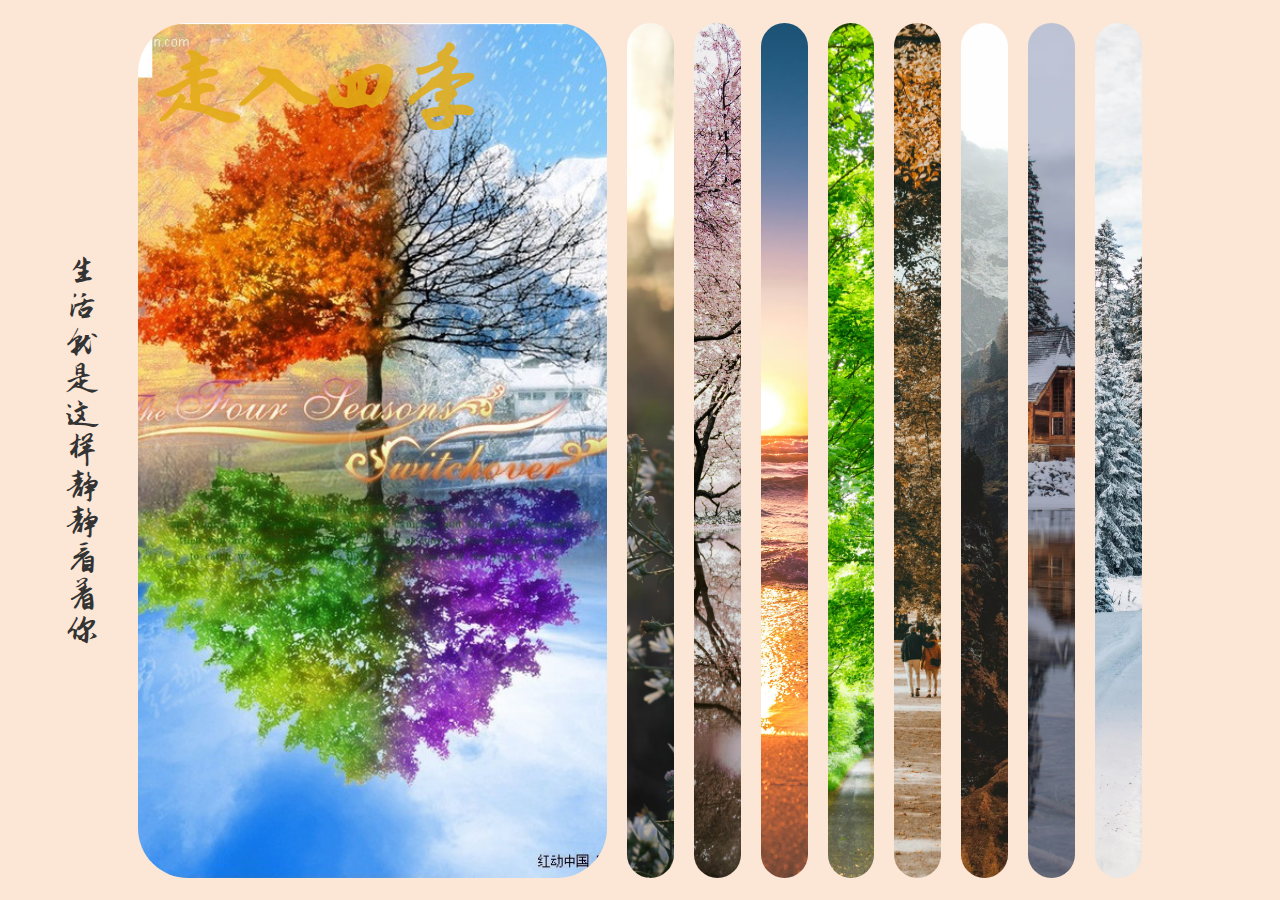
<file: expanding-cards/index.html>
<!DOCTYPE html>
<html>
<head>
    <meta charset="UTF-8">
    <meta name="viewport" content="width=device-width, initial-scale=1">

    <link rel="preconnect" href="https://fonts.googleapis.com">
    <link rel="preconnect" href="https://fonts.gstatic.com" crossorigin>
    <link href="https://fonts.googleapis.com/css2?family=Zhi+Mang+Xing&display=swap" rel="stylesheet">

    <link rel="stylesheet" type="text/css" href="style.css">
    <script src="script.js" defer></script>
    <title>Expanding-Cards</title>
</head>

<body>
    <div class="vertical-text">生活就是这样静静看着你</div>
    <div class="container">
        <div class="panel active" style="background-image: url('images/seasons.jpg');">
            <h3>走入四季</h3>
        </div>
        <div class="panel" style="background-image: url('images/spring.avif');">
            <h3>春</h3>
        </div>
        <div class="panel" style="background-image: url('images/spring2.avif');"></div>
        <div class="panel" style="background-image: url('images/summer2.avif');">
            <h3>夏</h3>
        </div>
        <div class="panel" style="background-image: url('images/summer.avif');"></div>
        <div class="panel" style="background-image: url('images/autumn.avif');">
            <h3>秋</h3>
        </div>
        <div class="panel" style="background-image: url('images/autumn2.avif');"></div>
        <div class="panel" style="background-image: url('images/winter.avif');">
            <h3>冬</h3>
        </div>
        <div class="panel" style="background-image: url('images/winter2.avif');"></div>
    </div>
</body>
</html>
</file>
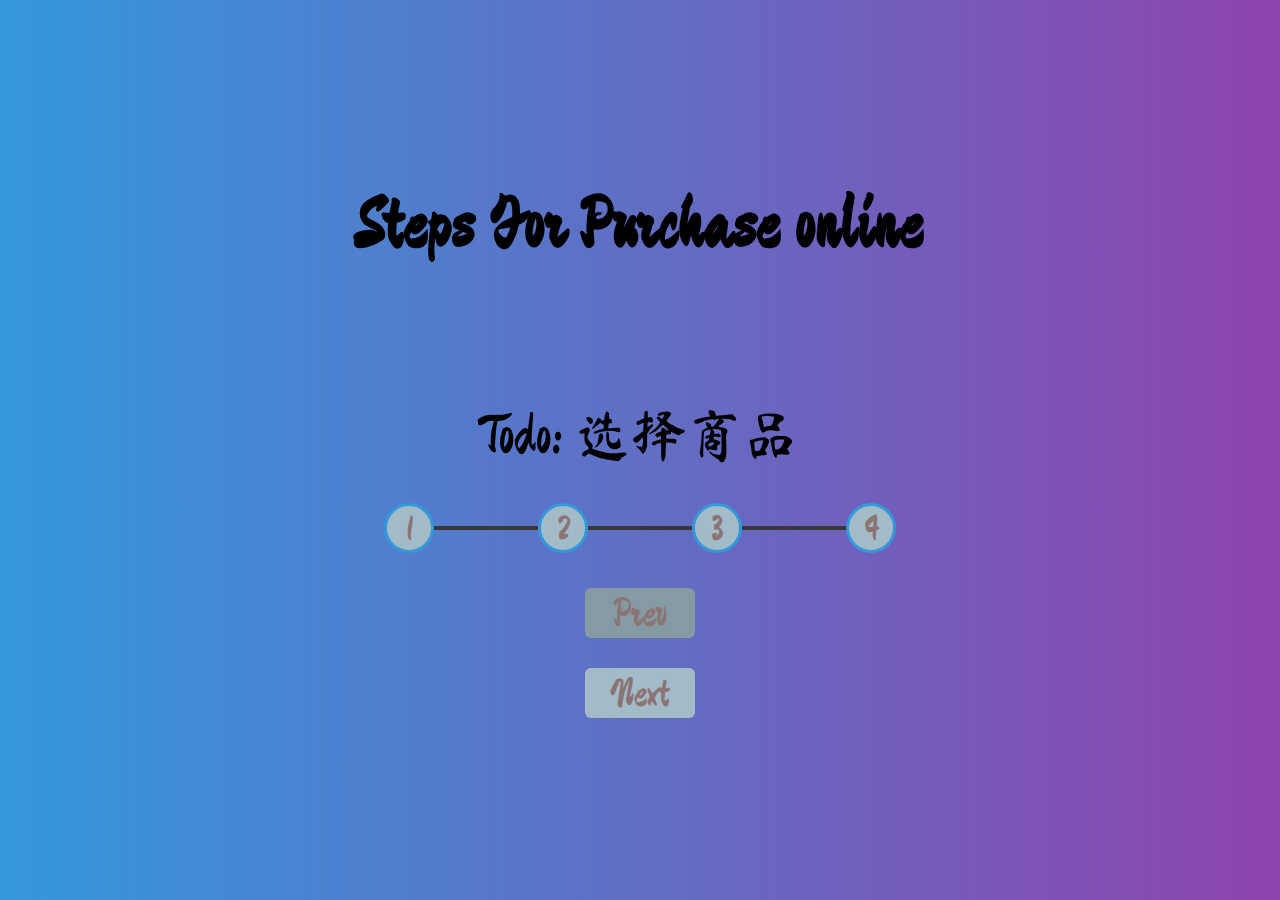
<file: progress-steps/index.html>
<!DOCTYPE html>
<html lang="en">
<head>
    <meta charset="UTF-8">
    <meta name="viewport" content="width=device-width, initial-scale=1.0">
    <link rel="stylesheet" href="style.css"/>
    <title>Progress Steps</title>
</head>
<body>
    <div class="container">
        <h1 class="title">Steps For Purchase online</h1>
        <div class="todo" id="todo">todo</div>
        <div class="progress-container">
            <div class="progress" id="progress"></div>  
            <div class="circle">1</div>
            <div class="circle">2</div>
            <div class="circle">3</div>
            <div class="circle">4</div>
        </div>
        <button class="button" id="prev" disabled>Prev</button>
        <button class="button" id="next">Next</button>
    </div>
    <script src="script.js"></script>
</body>
</html>
</file>
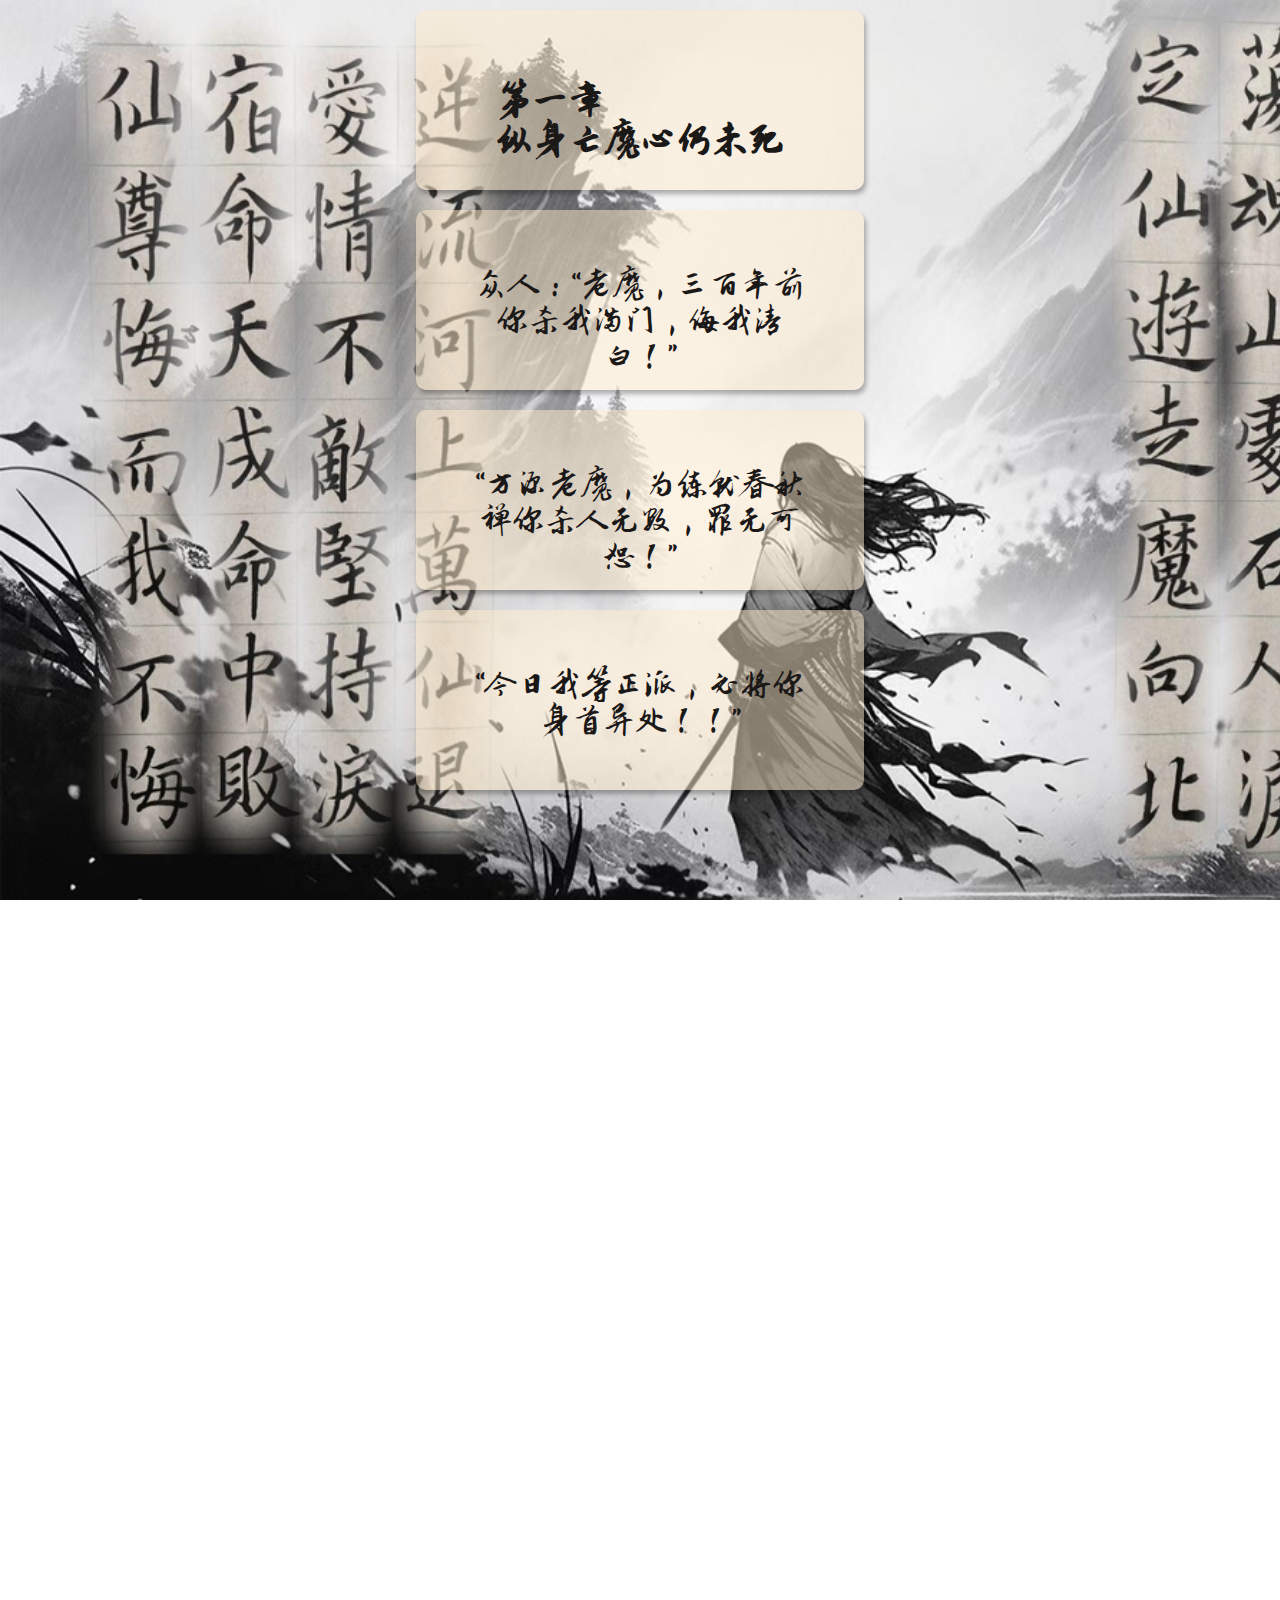
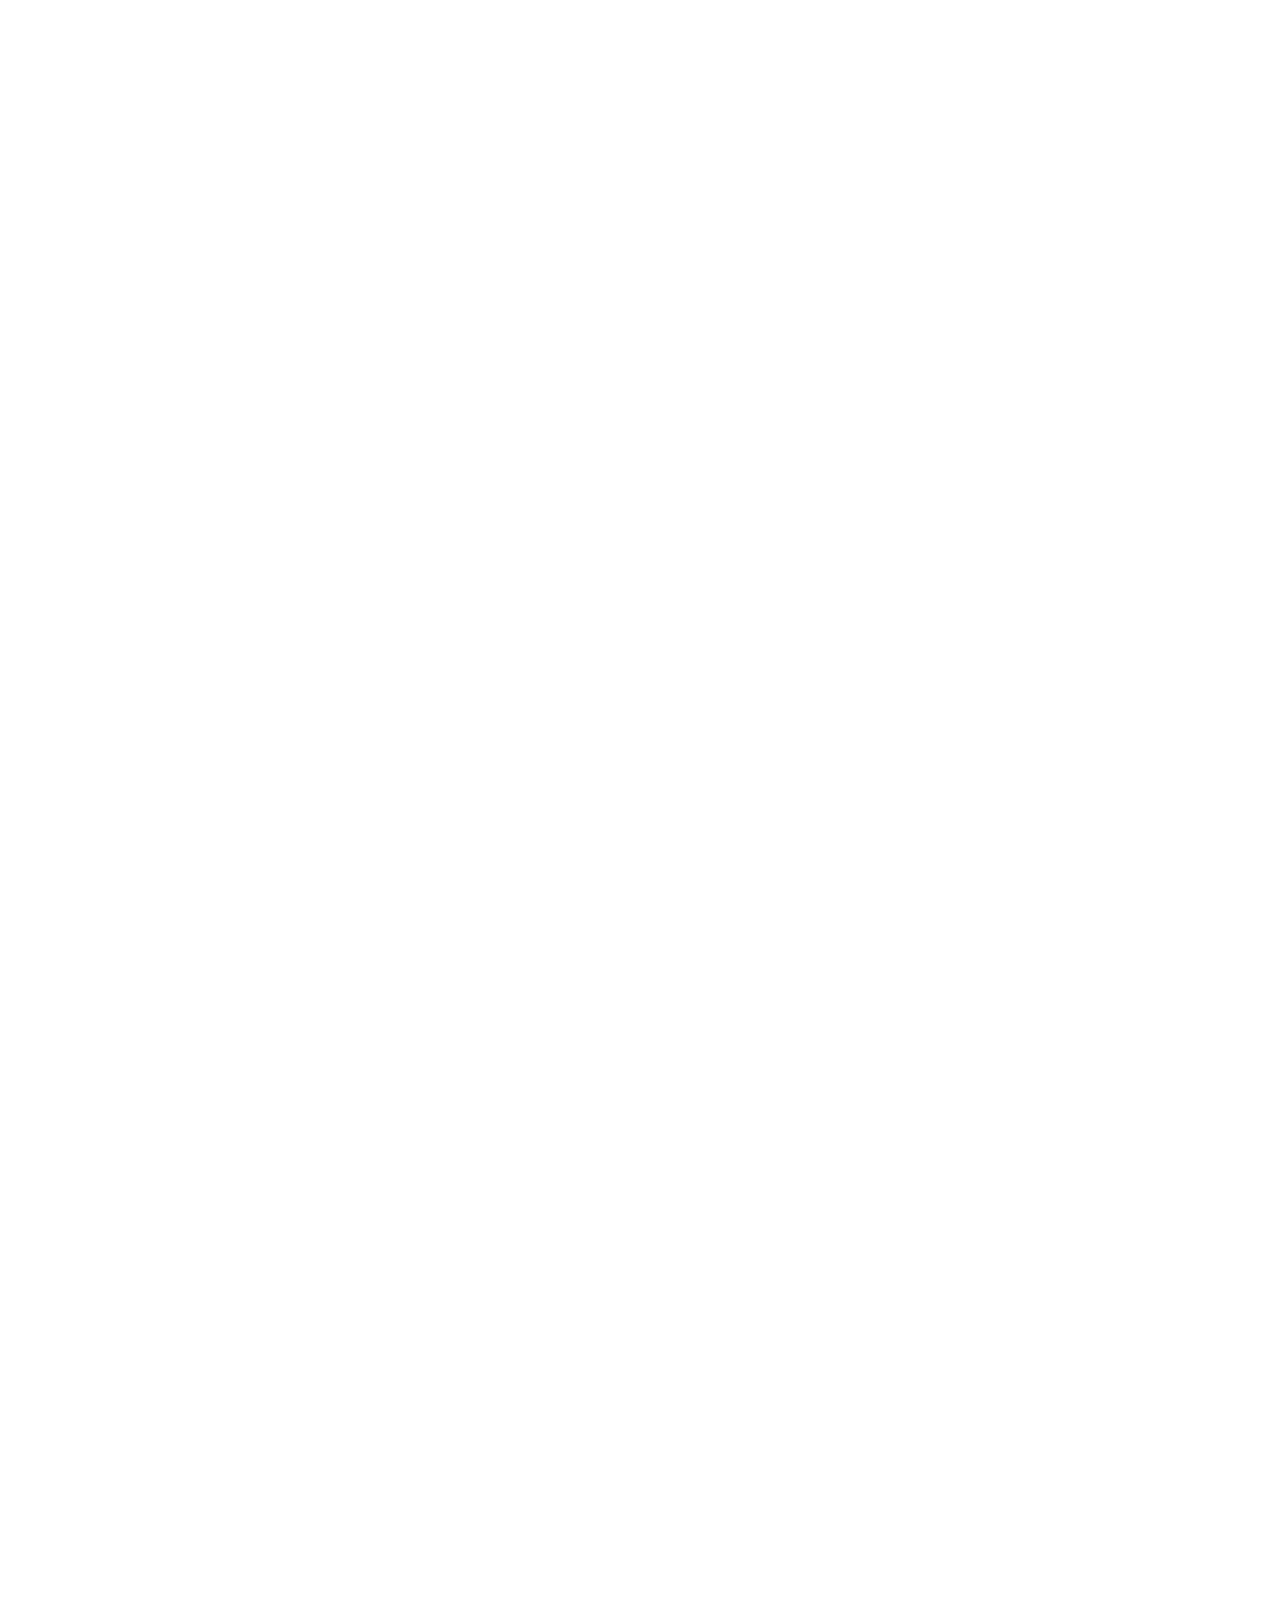
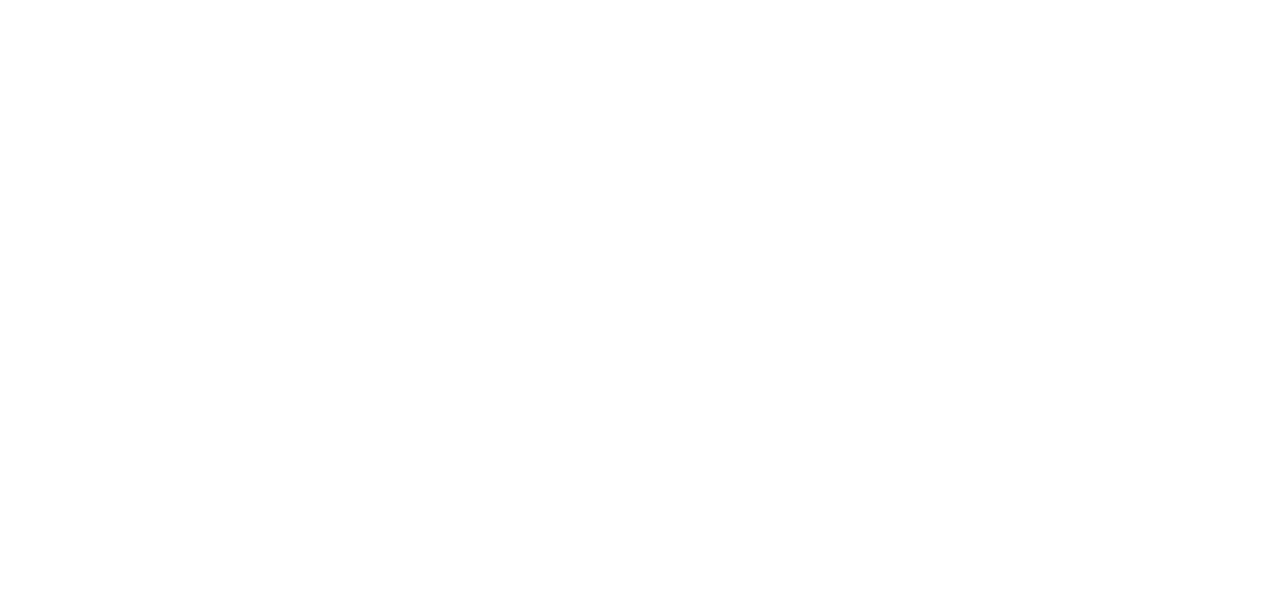
<file: scroll-animation/index.html>
<!DOCTYPE html>
<html lang="en">
<head>
    <meta charset="UTF-8">
    <meta name="viewport" content="width=device-width, initial-scale=1.0">
    <link rel="stylesheet" href="style.css" />
    <title>Scroll Animation</title>
</head>
<body>
    <div class="container">
        <div class="box"><h1>第一章<br/>纵身亡魔心仍未死</h1></div>
        <div class="box">
            <p class="content">众人：“老魔，三百年前你杀我满门，侮我清白！”</p> 
        </div>
        <div class="box">
            <p class="content">“方源老魔，为练就春秋禅你杀人无数，罪无可恕！”</p> 
        </div>
        <div class="box">
            <p class="content">“今日我等正派，必将你身首异处！！”</p> 
        </div>
        <div class="box">
            <p class="content">“识相的话，就乖乖交出春秋禅！！”</p> 
        </div>
        <div class="box">
            <p class="content">方源默然，道：“替天行道？？无非是落井下石，杀人夺宝罢了！”</p> 
        </div>
        <div class="box">
            <p class="content">又暗叹道：“当真是，朝如青丝暮成雪，是非成败转头空啊！”</p> 
        </div>
        <div class="box">
            <p class="content">又道：“吾之将死，这春秋蝉你们拿去便是。”</p> 
        </div>
        <div class="box">
            <p class="content">众人大惊，纷纷向前冲去：“我的！！”，“给我！！”，“滚开，是我的！”</p> 
        </div>
        <div class="box">
            <p class="content">方源大笑：“哈哈哈哈，我方源不悔入魔道！”便抽身急出，施法运转春秋蝉</p> 
        </div>
        <div class="box">
            <p class="content">只“轰~~~”的一声，便消失在众人眼前。</p> 
        </div>
        <div class="box">
            <p class="content">。。。。。。</p> 
        </div>
        <div class="box">
            <p class="content">雷雨中，一间小木屋，一位少年不住的“嘿嘿”轻笑着</p> 
        </div>
        <div class="box">
            <p class="content">正是500年前的古月方源，他在心中狂喊：</p> 
        </div>
        <div class="box">
            <p class="content">“岂不闻天无绝人之路，只要我想走，路就在脚下！”</p> 
        </div>
        <div class="box">
            <p class="content">久而，他抬头轻语：</p> 
        </div>
        <div class="box">
            <p class="content">“我已走在路上，纵死无悔！！！”</p> 
        </div>
        <div class="box">
            <p class="content">未完待续。。。</p>
        </div>
        <div class="box">
            <p class="content">。。。。。。</p>
        </div>
        <script src="script.js"></script>
    </div>
</body>
</html>
</file>
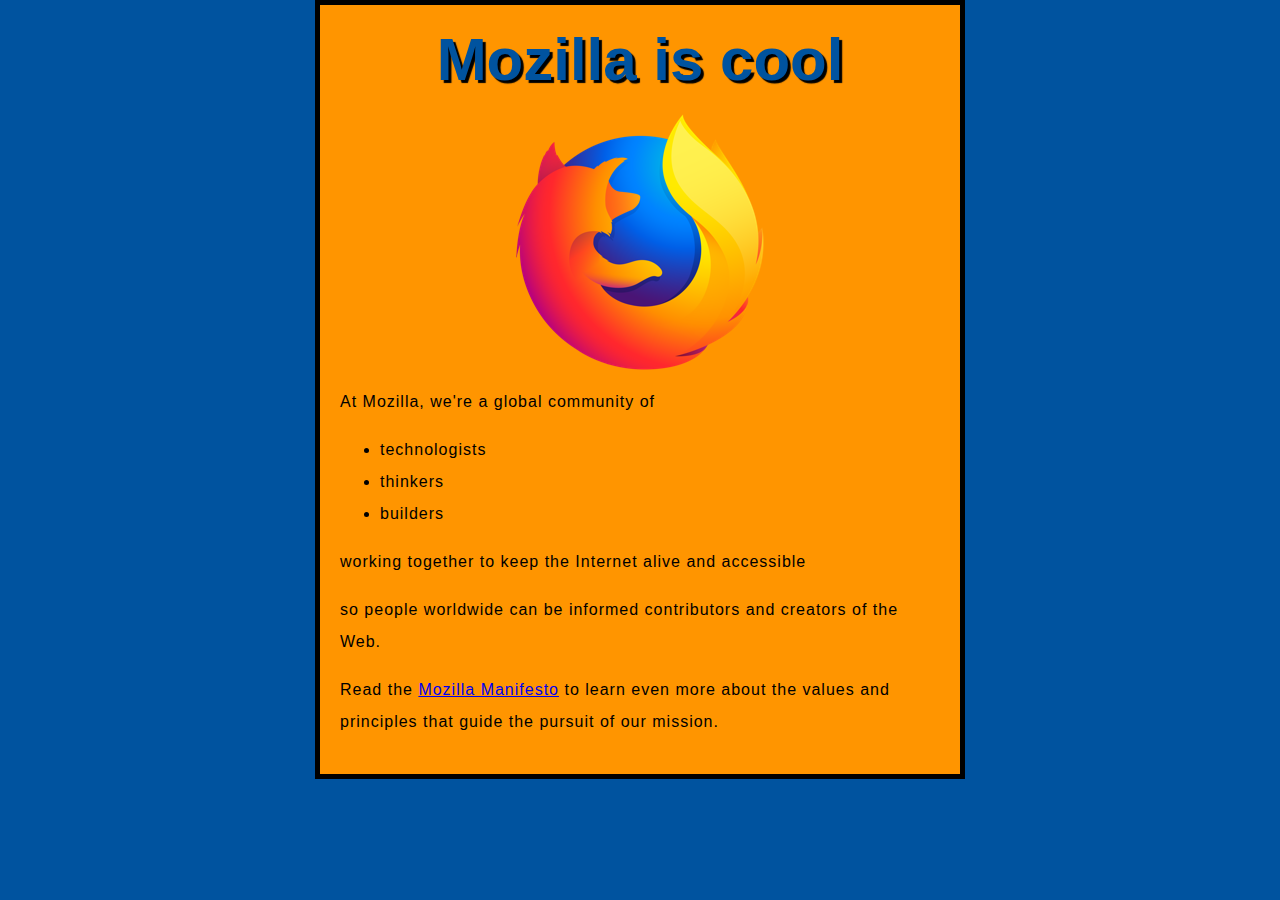
<file: web_project/index.html>
<!doctype html>
<html>
  <head>
    <meta charset="utf-8" />
    <link href="https://fonts.googleapis.com.css?family=Open+Sans"/>
    <link href="stysles/style.css" rel="stylesheet" />
    <title>My test page</title>
  </head>
  <body>
    <h1>Mozilla is cool</h1>
    <img src="images/firefox-icon.png" 
     alt="The Firefox logo: a flaming fox surrounding the Earth." 
    />
    <p>At Mozilla, we're a global community of</p>
    <ul>
        <li>technologists</li>
        <li>thinkers</li>
        <li>builders</li>
    </ul>
    <p>working together to keep the Internet alive and accessible</p>
    <p>so people worldwide can be informed contributors and creators of the Web.</p>
    <p>Read the 
        <a href="https://www.mozilla.org/zh-CN/about/manifesto">Mozilla Manifesto</a>
        to learn even more about the values and principles that guide the pursuit of our mission.
    </p>
  </body>
</html>
</file>
<file: expanding-cards/style.css>
.zhi-mang-xing-regular {
    font-family: "Zhi Mang Xing", cursive;
    font-weight: 400;
    font-style: normal;
}

body{
    background-color: rgba(240, 124, 34, 0.183);
    font-family: "Zhi Mang Xing", cursive;
    display: flex;
    align-items: center;
    justify-content: center;
    height: 100vh;
    overflow: hidden;
    margin: 0;
}

.vertical-text{
    position: absolute;
    left: 5%;
    top: 50%;
    transform: translateY(-50%);
    font-size: 36px;
    color: #333;
    white-space: nowrap;
    writing-mode: vertical-rl;
    text-orientation: upright;
}

.container{
    
    display: flex;
    width: 80vw;
}

.panel{
    background-size: cover;
    background-position: center;
    background-repeat: no-repeat;
    height: 95vh;
    border-radius: 50px;
    color: #fff;
    cursor: pointer;
    flex: 0.5;
    margin: 10px;
    position: relative;
    transition: all 700ms ease-in;
}

.panel h3{
    color :rgba(225, 171, 22, 0.881);
    font-size: 90px;
    position: absolute;
    top: 20px;
    left: 20px;
    margin: 0;
    opacity: 0;
}

.panel.active{
    flex: 5;
}

.panel.active h3{
    opacity: 1;
    transition: opacity 0.3s ease-in 0.4s;
}

@media (max-width: 480px) {
    .container {
        width: 100vw;
    }
    .panel:nth-of-type(4),
    .panel:nth-of-type(5) {
        display: none;
    }
}
</file>
<file: progress-steps/style.css>
@import url('https://fonts.googleapis.com/css2?family=Ma+Shan+Zheng&display=swap');

:root {
    --line-border-fill: #3498db;
    --line-border-empty: #383838;
  
}

.ma-shan-zheng-regular {
    font-family: "Ma Shan Zheng", cursive;
    font-weight: 400;
    font-style: normal;
}

* {
    box-sizing: border-box;
  }
  
body{
    background: linear-gradient(to right, #3498db, #8e44ad);
    font-family: "Ma Shan Zheng", cursive;
    display: flex;
    align-items: center;
    justify-content: center;
    height: 100vh;
    overflow: hidden;
    margin: 0;
}

.container{
    display: flex;
    flex-direction: column;
    align-items: center;
    width: 100%;
}

h1{
    font-size: 72px;
    color: #000000;
    margin: 20px 0;
    height: 20vh;
}

.todo{
    color: #000000;
    font-size: 56px;
    margin: 20px 0;
}

.progress-container{
    position: relative;
    display: flex;
    justify-content: space-between;
    align-items: center;
    width: 40%;
    margin: 20px 0;
}

.progress-container::before {
    content: '';
    background-color: var(--line-border-empty);
    position: absolute;
    top: 50%;
    left: 0;
    transform: translateY(-50%);
    height: 4px;
    width: 100%;
    z-index: -1;
}

.progress{
    background-color: var(--line-border-fill);
    position: absolute;
    top: 50%;
    left: 0;
    transform: translateY(-50%);
    height: 4px;
    width: 0%;
    z-index: -1;
    transition: width 0.4s ease;
}

.circle{
    background-color: #a3bbc7;
    color: rgb(138, 116, 116);
    font-size: 35px;
    border-radius: 50%;
    height: 50px;
    width: 50px;
    display: flex;
    align-items: center;
    justify-content: center;
    border: 3px solid var(--line-border-fill);
    transition: 0.4s ease;
}

.circle.active{
    border-color: var(--line-border-fill);
    background-color: var(--line-border-fill);
}

.button{
    background-color: #a3bbc7;
    color: rgb(138, 116, 116);
    border: 0;
    border-radius: 6px;
    cursor: pointer;
    font-family: inherit;
    width: 110px;
    height: 50px;
    margin: 15px 0;
    font-size: 40px;
}

.button:active{
    transform: scale(0.97);
}

.button:focus{
    outline: none;
}

.button:disabled{
    background-color: #859aa3;
    cursor: not-allowed;
}
</file>
<file: scroll-animation/style.css>
@import url('https://fonts.googleapis.com/css2?family=Zhi+Mang+Xing&display=swap');

.zhi-mang-xing-regular {
  font-family: "Zhi Mang Xing", cursive;
  font-weight: 400;
  font-style: normal;
}

*{
    box-sizing: border-box;
}

body{
    font-family: "Zhi Mang Xing", cursive;
    display: flex;
    flex-direction: column;
    align-items: center;
    justify-content: center;
    margin: 0;
    justify-content: flex-start;
    overflow-x: hidden;

    background-image: url('images/background.jpg');
    background-size: cover;
    background-position: contain;
    background-repeat: no-repeat;
    background-attachment: fixed;
    height: 100vh;
}

.container {
    display: flex;
    flex-direction: column;
    align-items: center;
    justify-content: center;
    width: 100%;
}

h1{
    font-size: 40px;
    margin: 50px;
}

.content{
    text-align: center;
    width: 85%;
    font-size: 36px;
}

.box{
    background-color: rgba(255, 235, 205, 0.5);
    color: #1b1818;
    display: flex;
    flex-direction: column;
    align-items: center;
    justify-content: flex-start;
    width: 35%;
    height: 20vh;
    padding: 20px;
    margin: 10px;
    border-radius: 10px;
    box-shadow: 2px 4px 5px rgba(0,0,0,0.3);
    transform: translateX(400%);
    transition: transform 0.4s ease;
    font-size: 30px;
}

.box:nth-of-type(even){
    transform: translateX(-400%);
}

.box.show{
    transform: translateX(0);
}
</file>
<file: web_project/stysles/style.css>
html {
  font-size: 10px;
  font-family: 'Open Sans', sans-serif;
}


h1 {
  font-size: 60px;
  text-align: center;
}

p, li {
  font-size: 16px;
  line-height: 2;
  letter-spacing: 1px;
}


html {
  background-color: #00539F;
}html {
    font-size: 10px;
    font-family: 'Noto Sans SC', sans-serif;
    background-color: #00539F;
  }
  
  body {
    width: 600px;
    margin: 0 auto;
    background-color: #FF9500;
    padding: 0 20px 20px 20px;
    border: 5px solid black;
  }
  
  h1 {
    font-size: 60px;
    text-align: center;
    margin: 0;
    padding: 20px 0;
    color: #00539F;
    text-shadow: 3px 3px 1px black;
  }
  
  p, li {
    font-size: 16px;
    line-height: 2;
    letter-spacing: 1px;
  }
  
  img {
    display: block;
    margin: 0 auto;
  }

body {
  width: 600px;
  margin: 0 auto;
  background-color: #FF9500;
  padding: 0 20px 20px 20px;
  border: 5px solid black;
}

h1 {
  margin: 0;
  padding: 20px 0;
  color: #00539F;
  text-shadow: 3px 3px 1px black;
}

img {
  display: block;
  margin: 0 auto;
}
</file>
